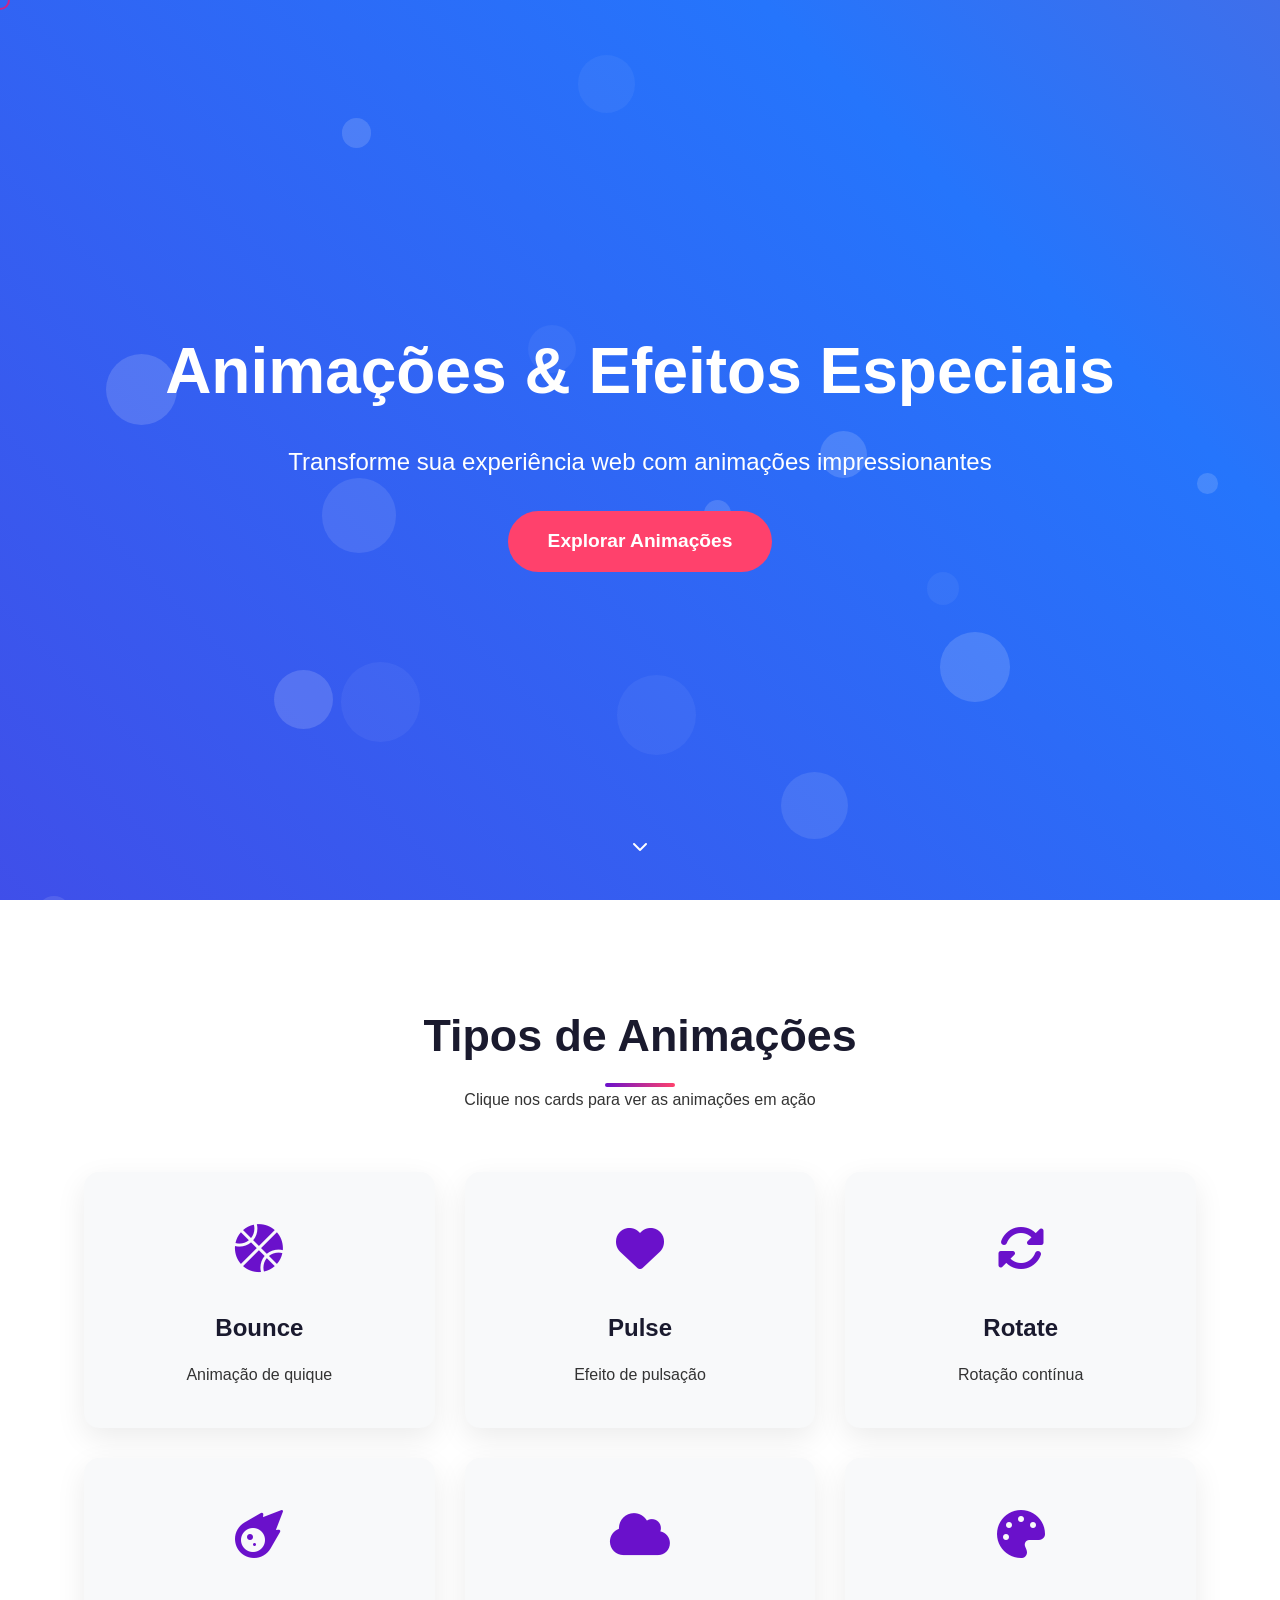
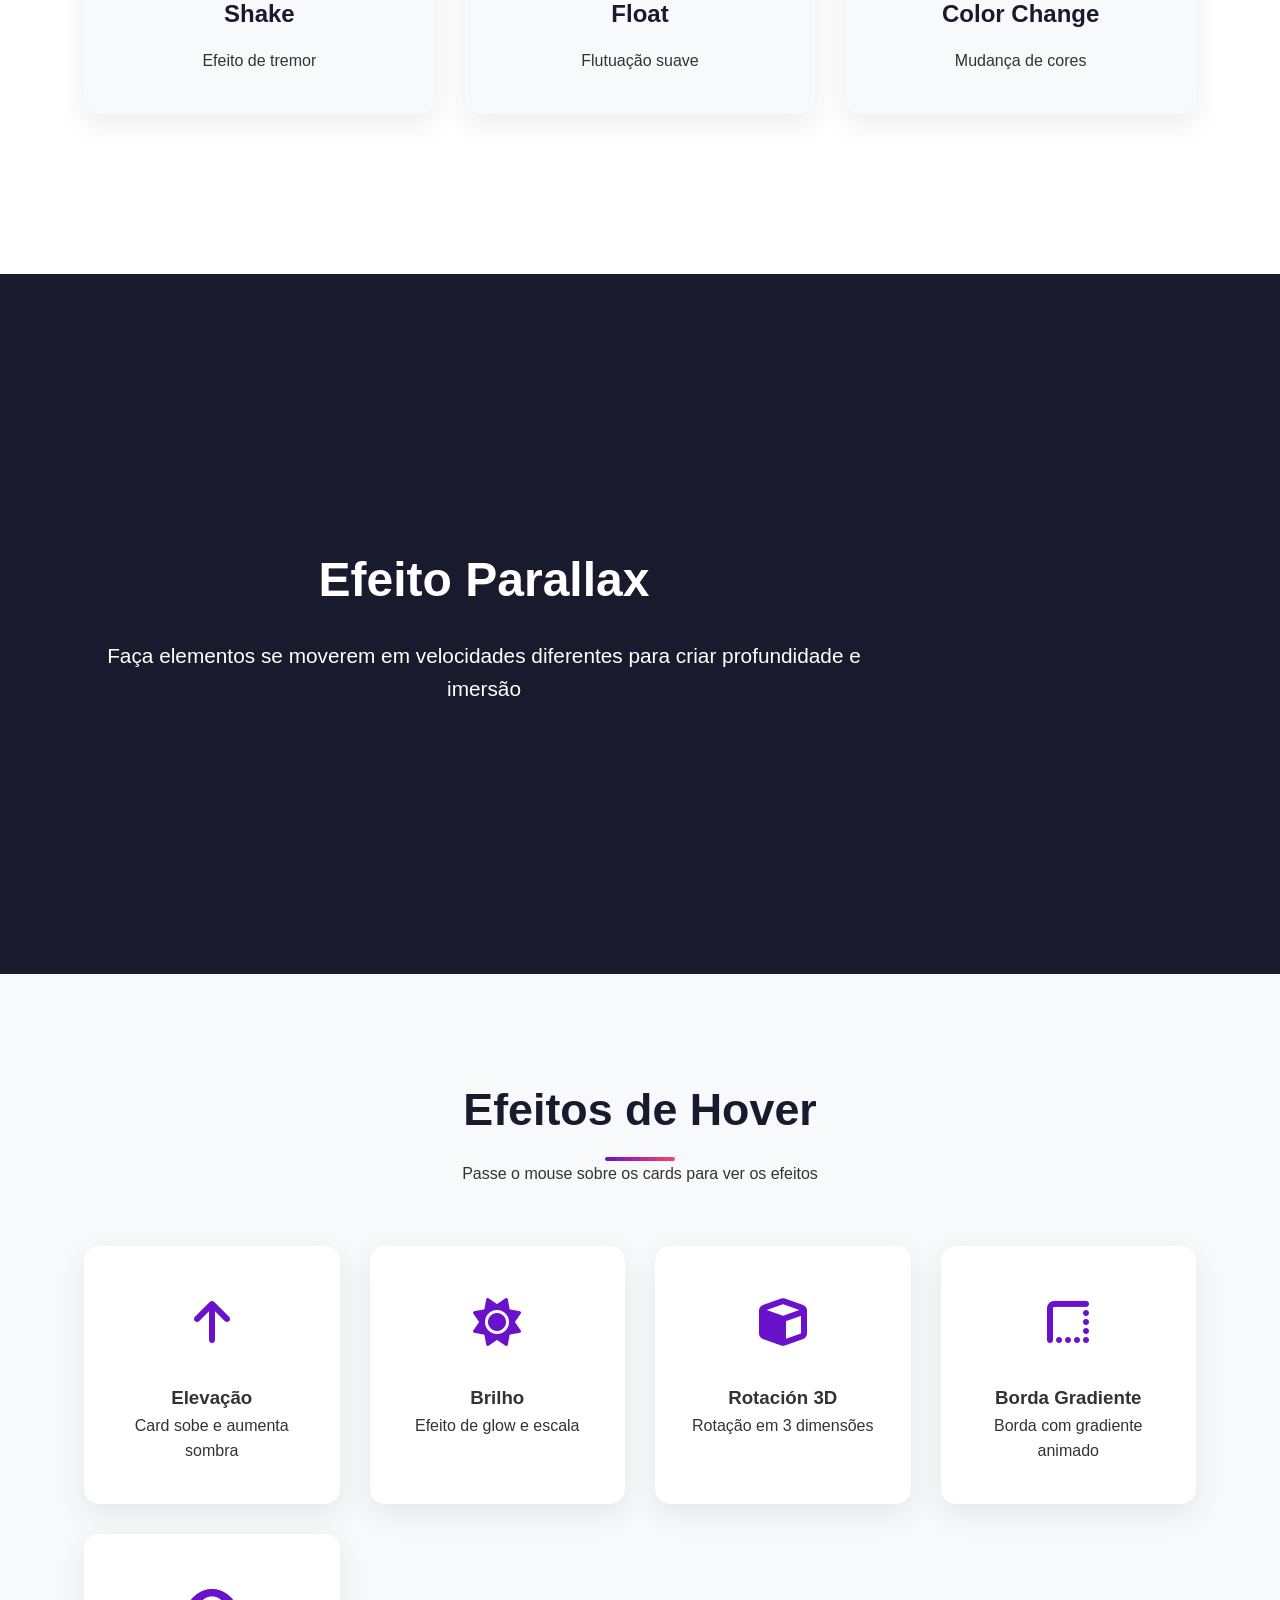
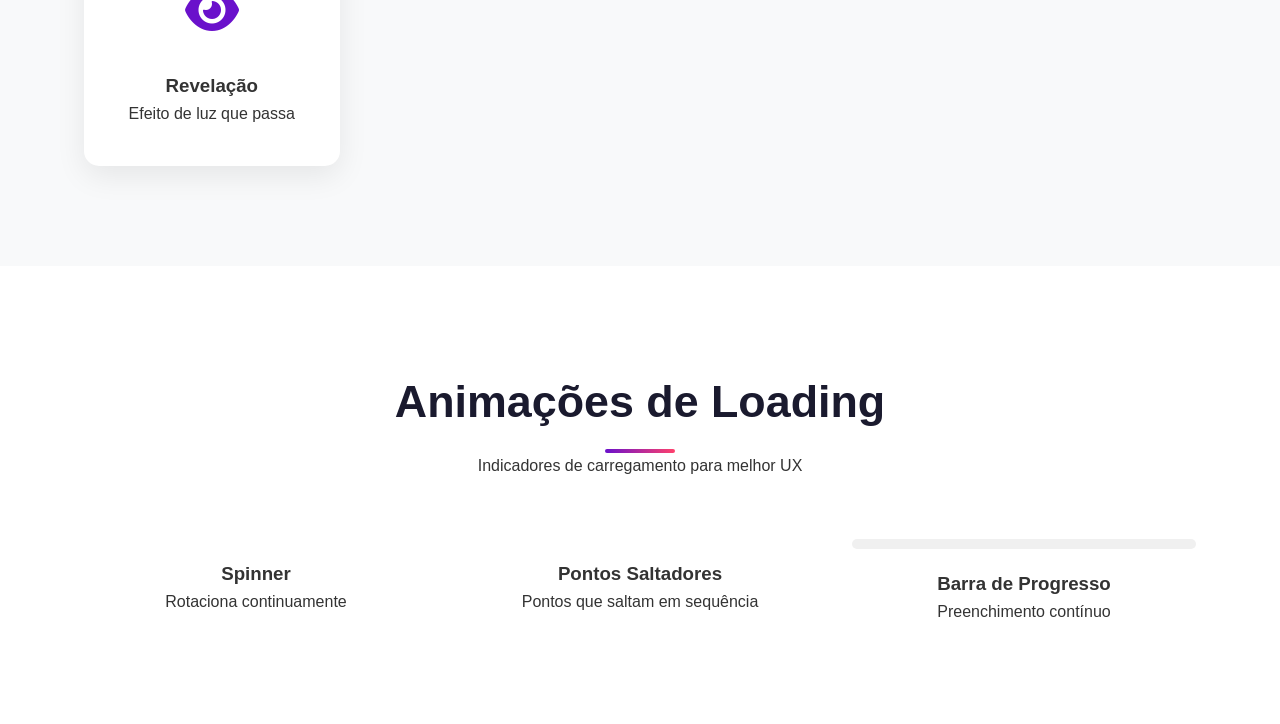
<file: index.html>
<!DOCTYPE html>
<html lang="pt-br">
<head>
    <meta charset="UTF-8">
    <meta name="viewport" content="width=device-width, initial-scale=1.0">
    <link rel="stylesheet" href="https://cdnjs.cloudflare.com/ajax/libs/font-awesome/6.4.0/css/all.min.css">
    <title>Efeitos especiais 1</title>
    <link rel="stylesheet" href="style.css">
</head>
<body>
    <!-- CUSTOM CURSOR -->
    <div class="custom-cursor"></div>
    
    <!-- HERO COM ANIMAÇÃO -->
    <section class="animated-hero" id="home">
        <div class="hero-background"></div>
        <div class="floating-elements" id="floatingContainer"></div>
        
        <div class="container">
            <div class="hero-content">
                <h1>Animações & Efeitos Especiais</h1>
                <p>Transforme sua experiência web com animações impressionantes</p>
                <a href="#animations" class="cta-button">Explorar Animações</a>
            </div>
        </div>
        
        <div class="scroll-indicator">
            <i class="fas fa-chevron-down"></i>
        </div>
    </section>
    
    <!-- ANIMAÇÕES DEMO -->
     <section class="animations-section" id="animations">
        <div class="container">
            <div class="section-title">
                <h2>Tipos de Animações</h2>
                <p>Clique nos cards para ver as animações em ação</p>
            </div>
            
            <div class="animations-grid">
                <div class="animation-card"  id="bounceCard">
                    <div class="animation-icon">
                        <i class="fas fa-basketball-ball"></i>
                    </div>
                    <h3>Bounce</h3>
                    <p>Animação de quique</p>
                </div>
                
                <div class="animation-card" id="pulseCard">
                    <div class="animation-icon">
                        <i class="fas fa-heart"></i>
                    </div>
                    <h3>Pulse</h3>
                    <p>Efeito de pulsação</p>
                </div>
                
                <div class="animation-card" id="rotateCard">
                    <div class="animation-icon">
                        <i class="fas fa-sync-alt"></i>
                    </div>
                    <h3>Rotate</h3>
                    <p>Rotação contínua</p>
                </div>
                
                <div class="animation-card" id="shakeCard">
                    <div class="animation-icon">
                        <i class="fas fa-meteor"></i>
                    </div>
                    <h3>Shake</h3>
                    <p>Efeito de tremor</p>
                </div>
                
                <div class="animation-card" id="floatCard">
                    <div class="animation-icon">
                        <i class="fas fa-cloud"></i>
                    </div>
                    <h3>Float</h3>
                    <p>Flutuação suave</p>
                </div>
                
                <div class="animation-card" id="colorCard">
                    <div class="animation-icon">
                        <i class="fas fa-palette"></i>
                    </div>
                    <h3>Color Change</h3>
                    <p>Mudança de cores</p>
                </div>
            </div>
        </div>
    </section>

      <!-- PARALLAX SECTION -->
     <section class="parallax-section">
        <div class="parallax-overlay"></div>
        <div class="container">
            <div class="parallax-content" id="parallaxContent">
                <h2>Efeito Parallax</h2>
                <p>Faça elementos se moverem em velocidades diferentes para criar profundidade e imersão</p>
            </div>
        </div>
    </section>

     <!-- HOVER EFFECTS SECTION -->
    <section class="hover-effects-section">
        <div class="container">
            <div class="section-title">
                <h2>Efeitos de Hover</h2>
                <p>Passe o mouse sobre os cards para ver os efeitos</p>
            </div>
            
            <div class="hover-grid">
                <div class="hover-card ">  <!-- preencha com elevate -->
                    <div class="animation-icon">
                        <i class="fas fa-arrow-up"></i>
                    </div>
                    <h3>Elevação</h3>
                    <p>Card sobe e aumenta sombra</p>
                </div>
                
                <div class="hover-card ">  <!-- preencha com glow -->
                    <div class="animation-icon">
                        <i class="fas fa-sun"></i>
                    </div>
                    <h3>Brilho</h3>
                    <p>Efeito de glow e escala</p>
                </div>
                
                <div class="hover-card ">  <!-- preencha com rotate-3d -->
                    <div class="animation-icon">
                        <i class="fas fa-cube"></i>
                    </div>
                    <h3>Rotación 3D</h3>
                    <p>Rotação em 3 dimensões</p>
                </div>
                
                <div class="hover-card "> <!-- preencha com gradient-border -->
                    <div class="animation-icon">
                        <i class="fas fa-border-style"></i>
                    </div>
                    <h3>Borda Gradiente</h3>
                    <p>Borda com gradiente animado</p>
                </div>
                
                <div class="hover-card "> <!-- preencha com reveal -->
                    <div class="animation-icon">
                        <i class="fas fa-eye"></i>
                    </div>
                    <h3>Revelação</h3>
                    <p>Efeito de luz que passa</p>
                </div>
            </div>
        </div>
    </section>


     <!-- LOADING ANIMATIONS -->
    <section class="loading-section">
        <div class="container">
            <div class="section-title">
                <h2>Animações de Loading</h2>
                <p>Indicadores de carregamento para melhor UX</p>
            </div>
            
            <div class="loaders-grid">
                <div class="loader-item">
                    <div class="loader spinner"></div>
                    <h3>Spinner</h3>
                    <p>Rotaciona continuamente</p>
                </div>
                
                <div class="loader-item">
                    <div class="loader dots">
                        <div class="dot"></div>
                        <div class="dot"></div>
                        <div class="dot"></div>
                    </div>
                    <h3>Pontos Saltadores</h3>
                    <p>Pontos que saltam em sequência</p>
                </div>
                
                <div class="loader-item">
                    <div class="loader">
                        <div class="progress-loader">
                            <div class="progress-bar"></div>
                        </div>
                    </div>
                    <h3>Barra de Progresso</h3>
                    <p>Preenchimento contínuo</p>
                </div>
            </div>
            
            
        </div>
    </section>
    
    
   
    <script src="style.js"></script>
    
</body>
</html>
</file>
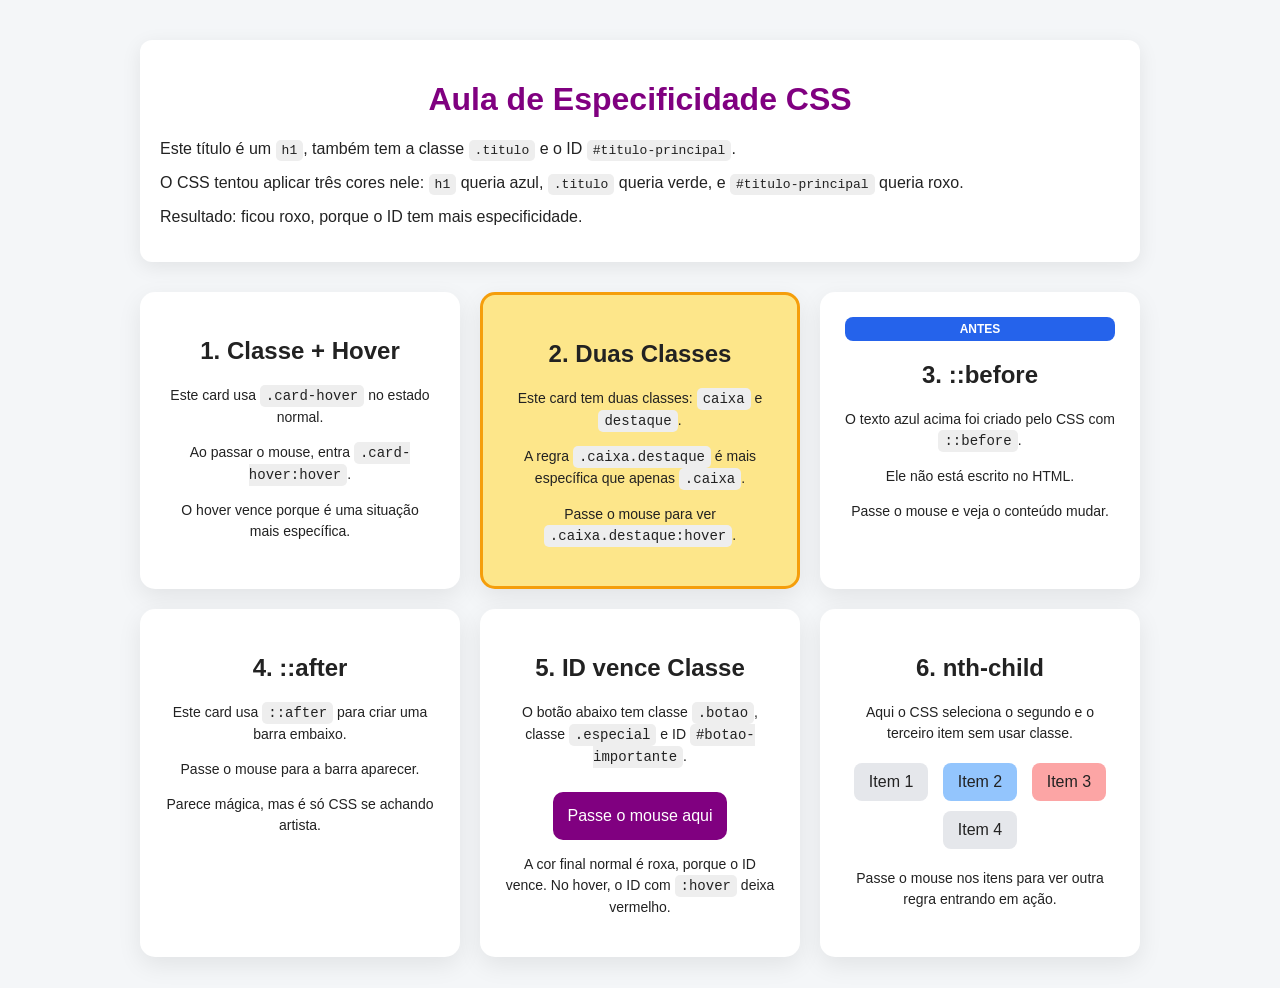
<file: regras.html>
<!DOCTYPE html>
<html lang="pt-BR">
<head>
    <meta charset="UTF-8">

    <meta name="viewport" content="width=device-width, initial-scale=1.0">

    <title>Aula de Especificidade CSS</title>

    <style>
        body {
            font-family: Arial, sans-serif;
            background: #f4f6f8;
            margin: 0;
            padding: 40px;
            color: #222;
        }

        .container {
            max-width: 1000px;
            margin: auto;
        }

        .explicacao {
            background: white;
            padding: 20px;
            border-radius: 12px;
            margin-bottom: 30px;
            box-shadow: 0 5px 20px rgba(0,0,0,0.08);
        }

        .grid {
            display: grid;
            grid-template-columns: repeat(auto-fit, minmax(260px, 1fr));
            gap: 20px;
        }

        .card {
            background: white;
            padding: 25px;
            border-radius: 15px;
            text-align: center;
            box-shadow: 0 8px 25px rgba(0,0,0,0.08);
            transition: all 0.4s;
            position: relative;
            overflow: hidden;
            min-height: 180px;
        }

        .card p {
            font-size: 14px;
            line-height: 1.5;
        }

        code {
            background: #eee;
            padding: 3px 6px;
            border-radius: 5px;
        }

        
        /* 1. SELETOR POR TAG */
        

        h1 {
            color: blue;
            text-align: center;
        }

        /*
            Esse seletor pega TODOS os h1 da página.
            Ele é um seletor mais fraco, porque seleciona apenas pela tag.
        */

        
        /* 2. SELETOR POR CLASSE */
        

        .titulo {
            color: green;
        }

        /*
            Esse seletor é mais forte que h1.
            Por isso, se o h1 também tiver class="titulo",
            a cor verde vence a cor azul.
        */

       
        /* 3. SELETOR POR ID */
       

        #titulo-principal {
            color: purple;
        }

        /*
            O ID é mais forte que a classe.
            Então, mesmo que o h1 tenha a classe .titulo,
            o ID #titulo-principal vence.
        */

       
        /* 4. HOVER EM UM CARD SIMPLES */
       

        .card-hover {
            background: white;
            transform: scale(1);
        }

        .card-hover:hover {
            background: #dbeafe;
            transform: scale(1.05);
        }

        /*
            .card-hover:hover é mais específico que .card-hover.
            Ele só funciona quando o mouse está em cima do card.
        */

       
        /* 5. DUAS CLASSES JUNTAS */
       

        .caixa {
            background: #fff7ed;
        }

        .caixa.destaque {
            background: #fde68a;
            border: 3px solid #f59e0b;
        }

        .caixa.destaque:hover {
            background: #f97316;
            color: white;
            transform: translateY(-10px);
        }

        /*
            .caixa seleciona qualquer elemento com a classe caixa.

            .caixa.destaque seleciona apenas elementos que tenham
            as duas classes ao mesmo tempo.

            .caixa.destaque:hover é ainda mais específico,
            porque exige:
            - classe caixa
            - classe destaque
            - mouse em cima
        */

       
        /* 6. PSEUDO-ELEMENTO ::BEFORE */
       

        .before-card::before {
            content: "ANTES";
            display: block;
            background: #2563eb;
            color: white;
            padding: 5px;
            border-radius: 8px;
            margin-bottom: 10px;
            font-size: 12px;
            font-weight: bold;
        }

        .before-card:hover::before {
            content: "MOUSE EM CIMA";
            background: #16a34a;
        }

        /*
            ::before cria um conteúdo antes do conteúdo real do elemento.

            Ele não existe no HTML.
            O CSS cria visualmente esse pedaço.

            Quando usamos :hover::before, estamos dizendo:
            "quando passar o mouse no card, altere o ::before".
        */

       
        /* 7. PSEUDO-ELEMENTO ::AFTER */
       

        .after-card::after {
            content: "";
            position: absolute;
            width: 100%;
            height: 8px;
            background: #ec4899;
            left: 0;
            bottom: 0;
            transform: scaleX(0);
            transform-origin: left;
            transition: transform 0.4s;
        }

        .after-card:hover::after {
            transform: scaleX(1);
        }

        /*
            ::after cria um conteúdo depois do conteúdo real do elemento.

            Neste exemplo, ele cria uma barrinha rosa embaixo do card.
            Ela começa invisível com scaleX(0).
            No hover, ela cresce com scaleX(1).
        */

       
        /* 8. EXEMPLO DE CONFLITO DE ESPECIFICIDADE */
       

        .botao {
            background: gray;
            color: white;
            padding: 15px;
            border-radius: 10px;
            display: inline-block;
            margin-top: 10px;
            transition: all 0.3s;
        }

        .especial {
            background: green;
        }

        .botao.especial {
            background: blue;
        }

        #botao-importante {
            background: purple;
        }

        #botao-importante:hover {
            background: red;
            transform: scale(1.1);
        }

        /*
            Aqui temos várias regras tentando mudar o background.

            .botao deixa cinza.
            .especial deixa verde.
            .botao.especial deixa azul.
            #botao-importante deixa roxo.
            #botao-importante:hover deixa vermelho no hover.

            O ID vence as classes.
            E o ID com :hover vence quando o mouse passa em cima.
        */

        /* ========================================================= */
        /* 9. PSEUDO-CLASSE NTH-CHILD */
        /* ========================================================= */

        .lista span {
            display: inline-block;
            background: #e5e7eb;
            padding: 10px 15px;
            margin: 5px;
            border-radius: 8px;
            transition: all 0.3s;
        }

        .lista span:nth-child(2) {
            background: #93c5fd;
        }

        .lista span:nth-child(3) {
            background: #fca5a5;
        }

        .lista span:hover {
            transform: translateY(-8px);
            background: #111827;
            color: white;
        }

        /*
            nth-child(2) seleciona o segundo filho.
            nth-child(3) seleciona o terceiro filho.

            Isso é útil quando queremos estilizar um item específico
            sem criar uma classe para ele.
        */
    </style>
</head>

<body>

    <div class="container">

        <div class="explicacao">
            <h1 id="titulo-principal" class="titulo">
                Aula de Especificidade CSS
            </h1>

            <p>
                Este título é um <code>h1</code>, também tem a classe
                <code>.titulo</code> e o ID <code>#titulo-principal</code>.
            </p>

            <p>
                O CSS tentou aplicar três cores nele:
                <code>h1</code> queria azul,
                <code>.titulo</code> queria verde,
                e <code>#titulo-principal</code> queria roxo.
            </p>

            <p>
                Resultado: ficou roxo, porque o ID tem mais especificidade.
            </p>
        </div>

        <div class="grid">

            <div class="card card-hover">
                <h2>1. Classe + Hover</h2>
                <p>
                    Este card usa <code>.card-hover</code> no estado normal.
                </p>
                <p>
                    Ao passar o mouse, entra <code>.card-hover:hover</code>.
                </p>
                <p>
                    O hover vence porque é uma situação mais específica.
                </p>
            </div>

            <div class="card caixa destaque">
                <h2>2. Duas Classes</h2>
                <p>
                    Este card tem duas classes:
                    <code>caixa</code> e <code>destaque</code>.
                </p>
                <p>
                    A regra <code>.caixa.destaque</code> é mais específica que apenas
                    <code>.caixa</code>.
                </p>
                <p>
                    Passe o mouse para ver <code>.caixa.destaque:hover</code>.
                </p>
            </div>

            <div class="card before-card">
                <h2>3. ::before</h2>
                <p>
                    O texto azul acima foi criado pelo CSS com
                    <code>::before</code>.
                </p>
                <p>
                    Ele não está escrito no HTML.
                </p>
                <p>
                    Passe o mouse e veja o conteúdo mudar.
                </p>
            </div>

            <div class="card after-card">
                <h2>4. ::after</h2>
                <p>
                    Este card usa <code>::after</code> para criar uma barra embaixo.
                </p>
                <p>
                    Passe o mouse para a barra aparecer.
                </p>
                <p>
                    Parece mágica, mas é só CSS se achando artista.
                </p>
            </div>

            <div class="card">
                <h2>5. ID vence Classe</h2>

                <p>
                    O botão abaixo tem classe <code>.botao</code>,
                    classe <code>.especial</code> e ID
                    <code>#botao-importante</code>.
                </p>

                <div id="botao-importante" class="botao especial">
                    Passe o mouse aqui
                </div>

                <p>
                    A cor final normal é roxa, porque o ID vence.
                    No hover, o ID com <code>:hover</code> deixa vermelho.
                </p>
            </div>

            <div class="card">
                <h2>6. nth-child</h2>

                <p>
                    Aqui o CSS seleciona o segundo e o terceiro item sem usar classe.
                </p>

                <div class="lista">
                    <span>Item 1</span>
                    <span>Item 2</span>
                    <span>Item 3</span>
                    <span>Item 4</span>
                </div>

                <p>
                    Passe o mouse nos itens para ver outra regra entrando em ação.
                </p>
            </div>

        </div>

    </div>

</body>
</html>
</file>
<file: style.css>
:root {
            --primary: #6a11cb;
            --secondary: #2575fc;
            --accent: #ff416c;
            --success: #00b894;
            --warning: #fdcb6e;
            --dark: #1a1a2e;
            --light: #f8f9fa;
            --gray: #6c757d;
        }
        
        * {
            margin: 0;
            padding: 0;
            /****** faz largura e altura incluírem borda e padding no cálculo */
            box-sizing: border-box;
        }
        
        html {
             /****** deixa a rolagem suave ao clicar em links internos */
            scroll-behavior: smooth;
        }
        
        body {
            font-family: 'Segoe UI', Tahoma, Geneva, Verdana, sans-serif;
            line-height: 1.6;
            color: #333;
            background-color: var(--dark);
             /******* impede rolagem horizontal se algo passar da largura da tela */
            overflow-x: hidden;
        }
        
        .container {
            width: 90%;
            max-width: 1200px;
            margin: 0 auto;
            padding: 0 20px;
        }
        
        /* HERO COM ANIMAÇÃO */
        .animated-hero {
            /*** altura mínima igual à altura inteira da tela */
            min-height: 100vh;
            display: flex;
            align-items: center;
            justify-content: center;
            text-align: center;
            color: white;
            /**** permite posicionar elementos absolutos dentro dela */
                /*relative = continua no lugar normal, mas pode ser ajustado e também vira referência para filhos.
                absolute = sai do fluxo normal e pode ser colocado em uma posição exata dentro do pai posicionado.*/
            position: relative;
            /**** esconde o que sair da área da seção */
            overflow: hidden;
        }
        
        .hero-background {
             /*** fica posicionado livremente dentro da seção */
            position: absolute;
            top: 0; /* encosta no topo */
            left: 0; /* encosta na esquerda */
            width: 100%;
            height: 100%;
            /*esolha a linha*/
            background: linear-gradient(45deg, var(--primary), var(--secondary), var(--accent));
            /*zoom*/
            background-size: 400% 400%;
            animation: gradientShift 15s ease infinite;
            /*2 posições atras*/
            z-index: -2;
        }
        
        @keyframes gradientShift {
            0% { background-position: 0% 50%; }
            50% { background-position: 100% 50%; }
            100% { background-position: 0% 50%; }
        }
        
        .floating-elements {
            /* fica solta dentro da seção */
            position: absolute;
            width: 100%;
            height: 100%;
            top: 0;
            left: 0;
            /***** fica atrás do conteúdo, mas na frente do fundo */
            z-index: -1;
        }
        
        .floating-element {
            position: absolute;
            background: rgba(255, 255, 255, 0.1);
            border-radius: 50%;
            animation: float 20s infinite linear ;
        }
        
        @keyframes float {
            /* começa parado, invisível e sem rotação */
            0% { transform: translateY(0) rotate(0deg); opacity: 0; }
            10% { opacity: 1; } /* aparece aos poucos */
            90% { opacity: 1; }  /* continua visível quase toda a animação */
            100% { transform: translateY(-100vh) rotate(360deg); opacity: 0; } /* sobe até sair da tela, gira e some */
        }
        
        .hero-content h1 {
            font-size: 4rem;
            margin-bottom: 20px;
            opacity: 0; /* começa invisível */
            transform: translateY(30px); /* começa um pouco para baixo */
            /*****forwards -> quando termina, o elemento fica no estado final da animação*/
            animation: fadeInUp 1s forwards 0.5s;
        }
        
        .hero-content p {
            font-size: 1.5rem;
            margin-bottom: 30px;
            opacity: 0;
            transform: translateY(30px);
            animation: fadeInUp 1s forwards 1s;
        }
        
        @keyframes fadeInUp {
            to {
                opacity: 1;
                transform: translateY(0);
            }
        }

        .cta-button {
            display: inline-block;
            padding: 15px 40px;
            background: var(--accent);
            color: white;
            /**** remove sublinhado do link */
            text-decoration: none;
            border-radius: 50px;
            font-weight: 600;
            font-size: 1.2rem;
            /* começa invisível */
            opacity: 0;
            /* começa menor que o tamanho normal */
            transform: scale(0.8);
            animation: popIn 0.5s forwards 1.5s;
            transition: all 0.3s;
            position: relative;
            overflow: hidden;  /* esconde o brilho fora do botão */
        }
        
        @keyframes popIn {
            to {
                opacity: 1;
                transform: scale(1);
            }
        }

        /* cria uma camada antes do conteúdo do botão para o efeito de brilho */
        .cta-button::before {
            content: ''; /*um elemento “extra” gerado pelo CSS antes do conteúdo real do elemento.*/
            position: absolute;
            top: 0;
            left: -100%; /* começa totalmente fora à esquerda */
            width: 100%;
            height: 100%;
            /* cria um brilho em faixa */
            background: linear-gradient(90deg, transparent, rgba(255,255,255,0.2), transparent);
            transition: left 0.7s;
        }
        /* quando o mouse passa, o brilho atravessa o botão */
        .cta-button:hover::before {
            left: 100%;
        }
        
        .cta-button:hover {
            transform: translateY(-5px) scale(1.05);
            box-shadow: 0 10px 25px rgba(255, 65, 108, 0.4);
        }

         /* SCROLL INDICATOR */
        .scroll-indicator {
            position: absolute;
            bottom: 40px;
            left: 50%; /* centraliza horizontalmente */
            transform: translateX(-50%); /* corrige para ficar exatamente no centro */
            color: white;
            animation: bounce 2s infinite;
        }
        
        @keyframes bounce {
            0%, 20%, 50%, 80%, 100% { transform: translateY(0) translateX(-50%); } /* posições normais da animação */
            40% { transform: translateY(-20px) translateX(-50%); } /* sobe mais alto */
            60% { transform: translateY(-10px) translateX(-50%); } /* desce um pouco menos antes de voltar */
        }



/*AULA 2 TIPOS DE ANIMAÇÕES*/
  /* ANIMATIONS SHOWCASE */
        .animations-section {
            padding: 100px 0;
            background: white;
        }
        
        .section-title {
            text-align: center;
            margin-bottom: 60px;
        }
        
        .section-title h2 {
            font-size: 2.8rem;
            color: var(--dark);
            position: relative; /* permite posicionar elementos filhos
       absolutos em relação a este h2 */
            display: inline-block; /* faz o h2 ocupar só o tamanho do conteúdo,
       útil para o pseudo-elemento ficar alinhado */
            padding-bottom: 15px; /* cria espaço abaixo do texto para a linha decorativa */
        }
        
        .section-title h2::after { /*criar o pseudo-elemento*/
            content: '';
            position: absolute;
            width: 70px;
            height: 4px;
            background: linear-gradient(to right, var(--primary), var(--accent));
            bottom: 0;
            left: 50%;
            transform: translateX(-50%);
            border-radius: 2px;

        }
        
        .animations-grid {
            display: grid;
            grid-template-columns: repeat(auto-fit, minmax(300px, 1fr));
            /* cria colunas automáticas:
            - cada card tenta ter no mínimo 300px
            - pode crescer ocupando espaço disponível
            - auto-fit organiza quantas colunas couberem */
            gap: 30px;
            margin-bottom: 60px;
        }
        
        .animation-card {
            background: #f8f9fa;
            border-radius: 15px;
            padding: 40px 30px;
            text-align: center;
            box-shadow: 0 10px 30px rgba(0,0,0,0.08);
            transition: all 0.3s;
            cursor: pointer;
            position: relative;
            overflow: hidden;
        }
        
        .animation-card:hover {
            transform: translateY(-10px);
            box-shadow: 0 20px 40px rgba(0,0,0,0.15);
        }
        
        .animation-icon {
            font-size: 3rem;
            margin-bottom: 20px;
            color: var(--primary);
        }
        
        .animation-card h3 {
            font-size: 1.5rem;
            margin-bottom: 15px;
            color: var(--dark);
        }
        
        /* ANIMAÇÕES INDIVIDUAIS */
        .bounce-animation {
            animation: bounceDemo 2s infinite;
            /*duração é 2 segundo e repete sempre*/
        }
        
        @keyframes bounceDemo {
            0%, 100% {transform: translateY(0);}
            50% {transform: translateY(-20px);}
            0%,100% {color: #fdcb6e;}
        }
        
        .pulse-animation {
            animation: pulseDemo 2s infinite;
             /*duração é 2 segundo e repete sempre*/
        }
        
        @keyframes pulseDemo {
            0%, 100% {transform: scale(1);}
            50% {transform: scale(1.1);}
        }
        
        .rotate-animation {
            animation: rotateDemo 4s infinite linear;
             /*duração 4 ssgundo linear = velocidade constante*/
        }
        
        @keyframes rotateDemo {
            from {transform: rotate(0deg);}
            to {transform: rotate(360deg);}
        }
        
        .shake-animation {
            animation: shakeDemo 0.5s infinite;
             /**/
        }
        
        @keyframes shakeDemo {
             0%, 100% {transform: translateX(0);}
             25% {transform: translateX(-10px);}
             75% {transform: translateX(10px);}
        }
        
        .float-animation {
            animation: floatDemo 3s infinite ease-in-out;
             /*começa e termina devagar*/
        }
        
        @keyframes floatDemo {
            0%, 100% {transform: translateY(0);}
            50% {transform: translateY(-15px);}
        }
        
        .color-change {
            animation: colorChange 5s infinite alternate;
             /*vai ate o final e volta*/
        }
        
        @keyframes colorChange {
            0% {color: var(--primary);}
            33% {color: var(--secondary);}
            66% {color: var(--accent);}
            100% {color: var(--success);}
        }


/*Aula 3 - EFEITO PARALAX E MOUSE*/

        .parallax-section {
            height: 700px;
            /*
            Define a imagem de fundo.
            center = centraliza a imagem
            cover = faz a imagem cobrir toda a área da section
            fixed = cria o efeito parallax, deixando o fundo "preso" ao rolar a página
            */
            background: url('https://static.nationalgeographicbrasil.com/files/styles/image_3200/public/14872092246392.webp?w=1190&h=794') center/cover fixed;
            position: relative;
            display: flex;
            align-items: center;
            justify-content: center;
            color: white;
            text-align: center;
        }
        
        .parallax-overlay {
            position: absolute;
            top: 0;
            left: 0;
            width: 100%;
            height: 100%;
            /* Fundo escuro transparente. Isso ajuda o texto branco a aparecer melhor sobre a imagem.*/
            background: rgba(26, 26, 46, 0.445);
        }
        
        .parallax-content {
            position: relative;
            z-index: 1;
            max-width: 800px;
            padding: 0 20px;
        }
        
        .parallax-content h2 {
            font-size: 3rem;
            margin-bottom: 20px;
            opacity: 0; /*Começa invisível. Ele só vai aparecer quando a classe visible for adicionada pelo JS.*/ 
            transform: translateY(50px);
            transition: all 0.8s;
        }
        
        .parallax-content p {
            font-size: 1.3rem;
            opacity: 0;  /* Também começa invisível */
            transform: translateY(50px);
            transition: all 0.8s 0.3s; /* Isso faz o parágrafo aparecer depois do título.*/
        }
        
        .parallax-content.visible h2,
        .parallax-content.visible p {
            opacity: 1; /* Agora os elementos ficam visíveis */
            transform: translateY(0);  /* Voltam para a posição normal */
        }

        /* CURSOR EFFECT */
        .custom-cursor {
            /* position: fixed faz o cursor ficar fixo na tela, acompanhando a posição da janela do navegador. Ele não depende da rolagem da página. */
            position: fixed; 
            width: 20px;
            height: 20px;
            border: 2px solid var(--accent);
            border-radius: 50%; /* Deixa a div redonda */
            pointer-events: none; /* Impede que essa div atrapalhe cliques. Sem isso, o cursor personalizado poderia ficar "por cima" dos botões e bloquear o clique.*/
            z-index: 9999;
            transform: translate(-50%, -50%); /*CENTRALIZA O MOUSE E NAO O CANTO SUPERIOR ESQUERDO*/
            transition: width 0.3s, height 0.3s, background 0.3s;
            mix-blend-mode: difference;
        }
        
        .custom-cursor.hover {
            width: 40px;
            height: 40px;
            background: var(--accent);
        }


/* HOVER EFFECTS SECTION */
        .hover-effects-section {
            padding: 100px 0;
            background: #f8f9fa;
        }
        
        .hover-grid {
            display: grid;
            grid-template-columns: repeat(auto-fit, minmax(250px, 1fr));
            gap: 30px;
        }
        /*Escreva no comentario abaixo a especificidade do elemento*/
        /**/
        .hover-card {
            background: white;
            border-radius: 15px;
            padding: 40px 30px;
            text-align: center;
            box-shadow: 0 10px 30px rgba(0,0,0,0.08);
            transition: all 0.5s;
            cursor: pointer;
            position: relative;
            overflow: hidden;
        }
        
        /* Efeito 1: Elevação e Sombra */
        /*Escreva no comentario abaixo a especificidade do elemento*/
        /**/
        .hover-card.elevate:hover {
           
        }
        
        /* Efeito 2: Brilho */
        /*Escreva no comentario abaixo a especificidade do elemento*/
        /**/
        .hover-card.glow:hover {
           
        }
        
        /* Efeito 3: Rotação 3D */
        /*Escreva no comentario abaixo a especificidade do elemento*/
        /**/
        .hover-card.rotate-3d {
            
        }

        /*Escreva no comentario abaixo a especificidade do elemento*/
        /**/
        .hover-card.rotate-3d:hover {
           
        }
        
        /* Efeito 4: Gradient Border */
        /*Escreva no comentario abaixo a especificidade do elemento*/
        /**/
        .hover-card.gradient-border {
            background: white;
            position: relative; /* Permite posicionar o pseudo-elemento ::before */
            z-index: 1; /* Garante que o conteúdo do card fique acima da borda */
        }
        /*Escreva no comentario abaixo a especificidade do elemento*/
        /**/
        .hover-card.gradient-border::before {
            content: '';
            position: absolute; /* Posiciona a camada em relação ao card */
            top: -2px; /* Faz a borda passar 2px acima do card */
            left: -2px;
            right: -2px;
            bottom: -2px;
            background: linear-gradient(45deg, var(--primary), var(--accent), var(--secondary));
            border-radius: 17px;
            z-index: -1; /* Coloca a camada atrás do conteúdo do card */
            opacity: 0; /* Deixa a borda invisível inicialmente */
            transition: opacity 0.5s;
        }
        /*Escreva no comentario abaixo a especificidade do elemento*/
        /**/
        .hover-card.gradient-border:hover::before {
           
        }
        
        /* Efeito 5: Reveal */
        /*Escreva no comentario abaixo a especificidade do elemento*/
        /**/
        .hover-card.reveal {
            position: relative; /* Permite posicionar o pseudo-elemento ::after */

        }
        /*Escreva no comentario abaixo a especificidade do elemento*/
        /**/
        .hover-card.reveal::after {
           
        }
        /*Escreva no comentario abaixo a especificidade do elemento*/
        /**/
        .hover-card.reveal:hover::after {
            
        }


        /* LOADING ANIMATIONS */
        .loading-section {
            padding: 100px 0;
            background: white;
        }
        
        .loaders-grid {
            display: grid;
            grid-template-columns: repeat(auto-fit, minmax(200px, 1fr));
            gap: 40px;
            margin-top: 40px;
        }
        
        .loader-item {
            text-align: center;
        }
        
        .loader {
            margin: 0 auto 20px;
        }

           /* Loader 1: Spinner */
        .spinner {
            
            animation: spin 1s infinite linear;
        }
        
        @keyframes spin {
           
        }
        
        /* Loader 2: Dots */
        .dots {
            display: flex;
            justify-content: center;
            gap: 10px;
        }
        
        .dot {
           
            animation: dotsJump 1.5s infinite ease-in-out;
        }
        
        .dot:nth-child(2) {  }
        .dot:nth-child(3) {  }
        
        @keyframes dotsJump {
           
        }
        
        /* Loader 3: Progress Bar */
        .progress-loader {
            width: 100%;
            height: 10px;
            background: #f0f0f0;
            border-radius: 5px;
            overflow: hidden;
            position: relative;
        }
        
        .progress-bar {
           
            animation: progress 2s infinite linear;
        }
        
        @keyframes progress {
          
        }
</file>
